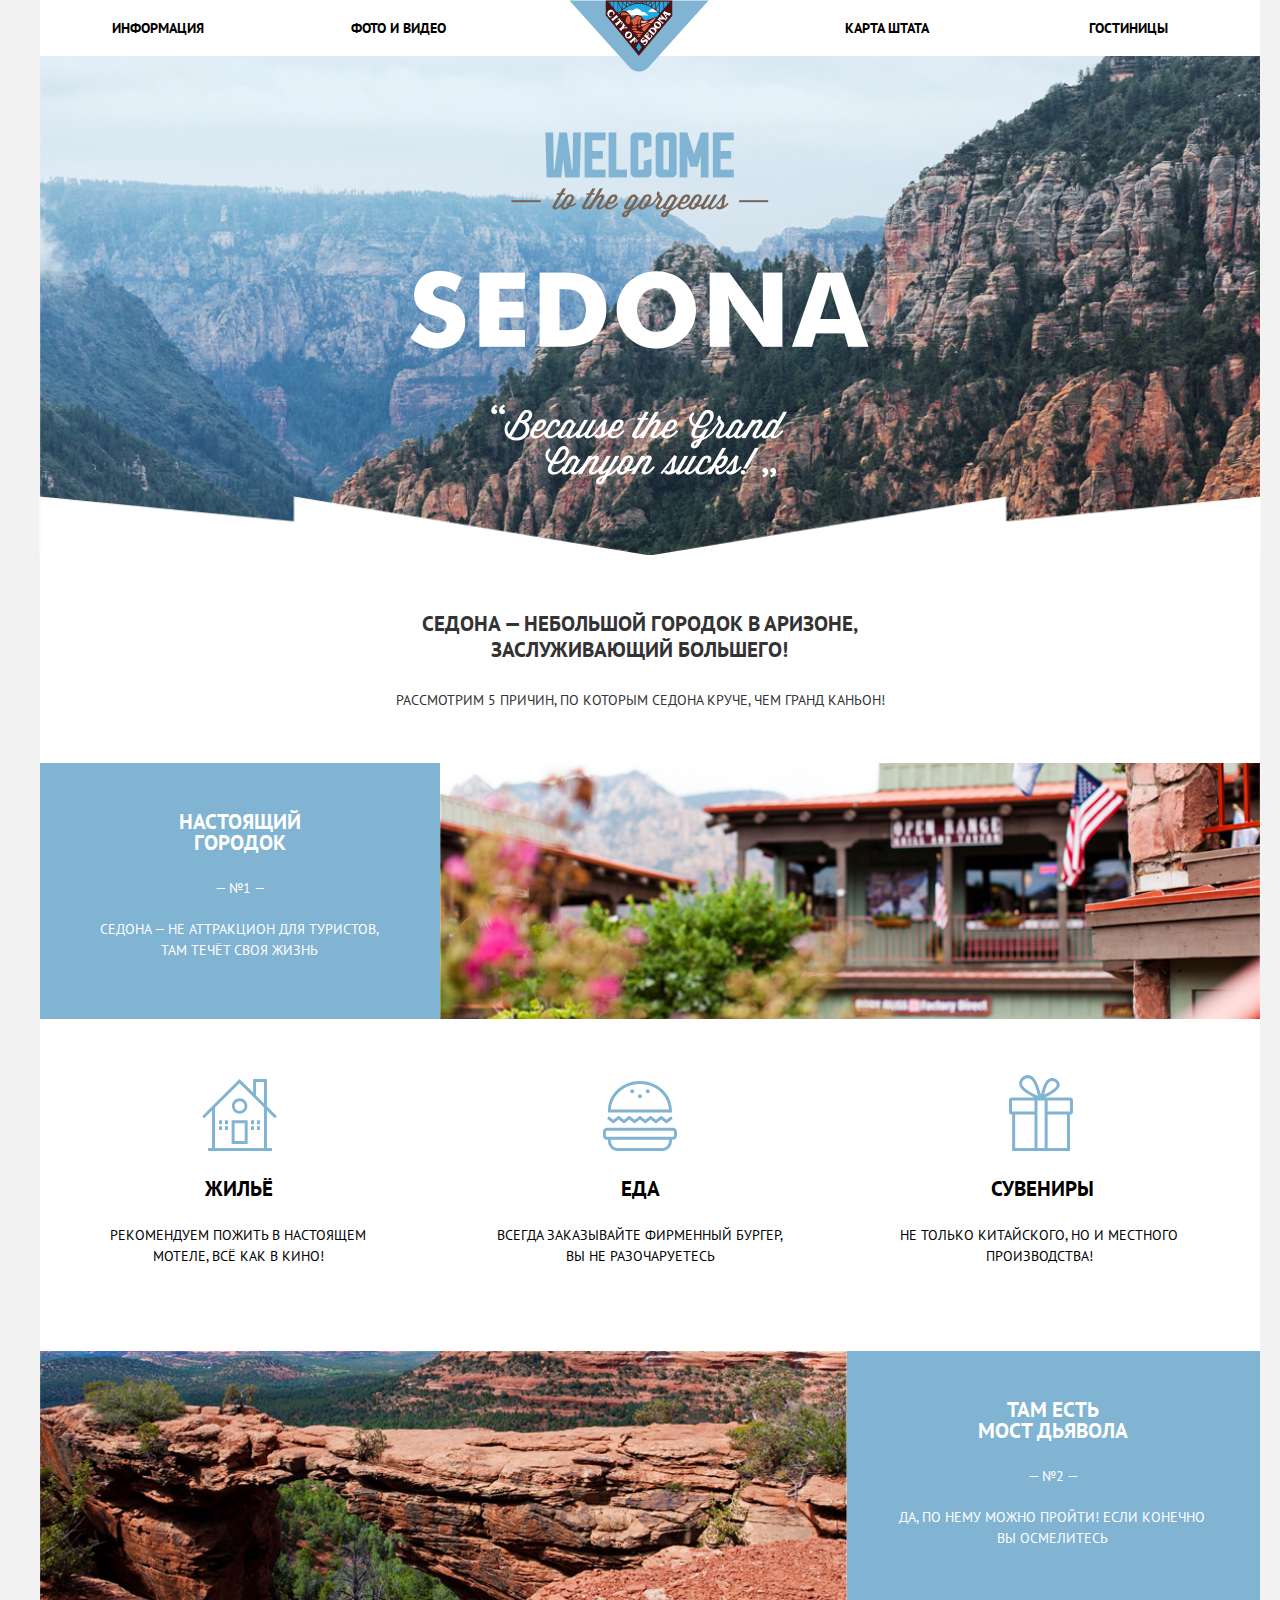
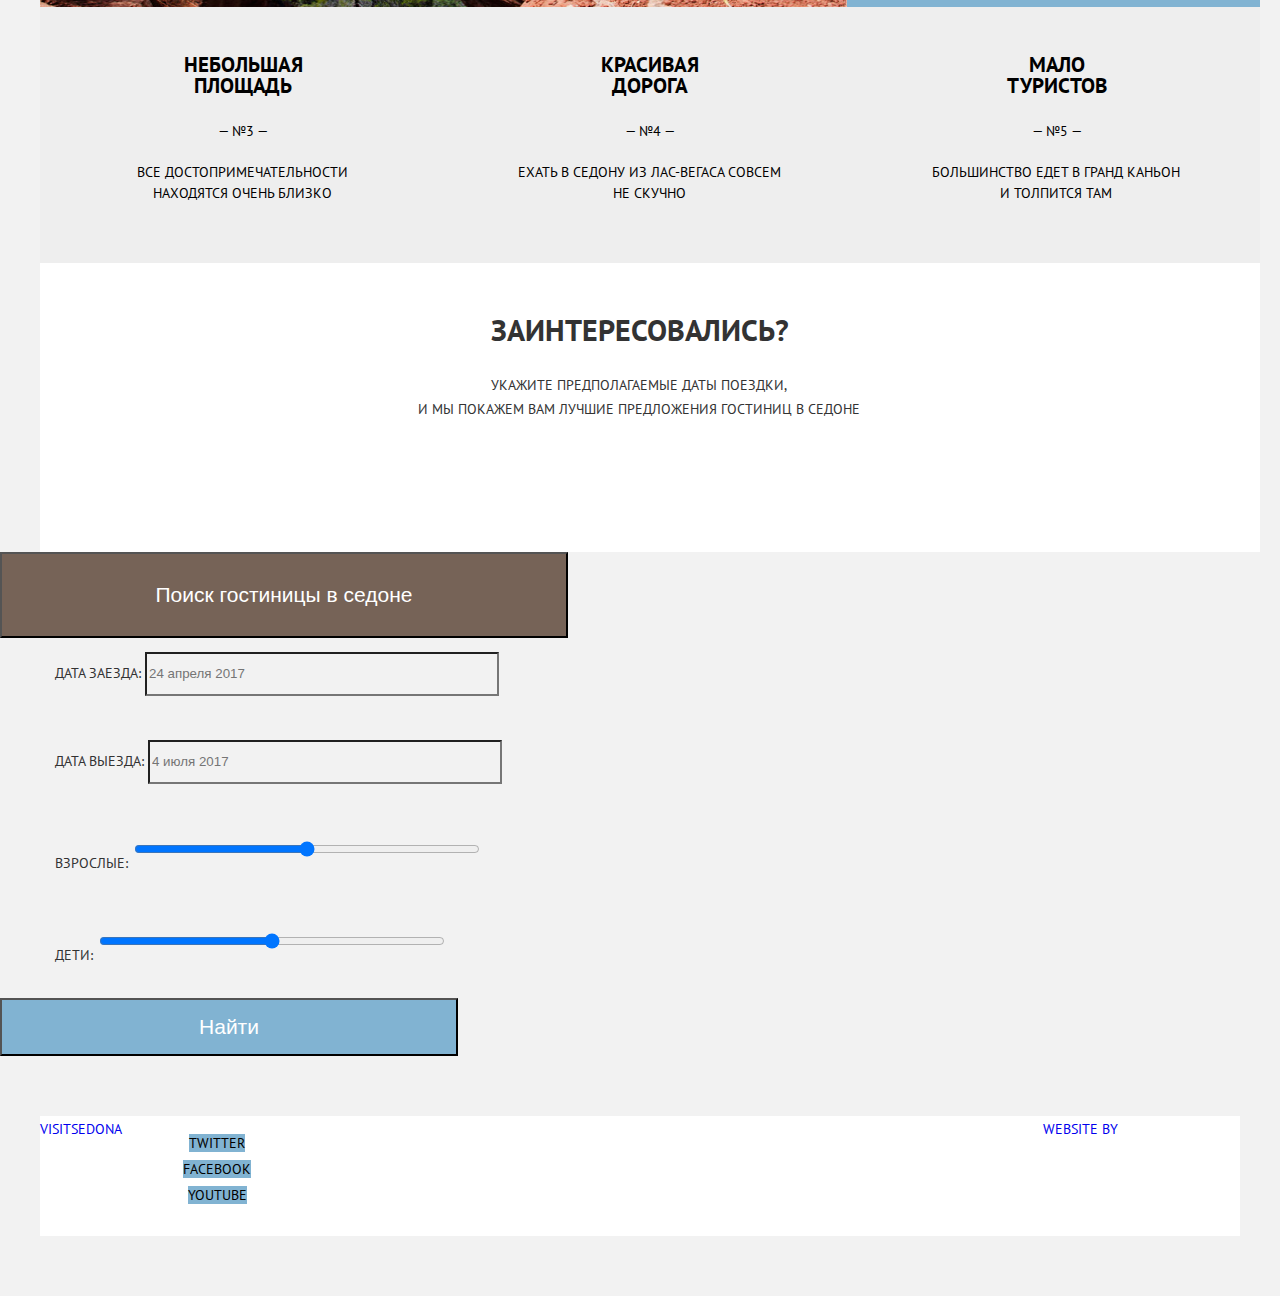
<file: index.html>
<!DOCTYPE html>
<html lang="ru">

<head>
  <meta charset="utf-8">
  <title> HTML Academy: Седона </title>
  <link href="https://fonts.googleapis.com/css?family=PT+Sans:400,700&display=swap&subset=cyrillic" rel="stylesheet">
  <link href="css/style.css" rel="stylesheet">
</head>

<body>
  <div class="container-wrapper">
    <header class="main-header">
      <nav class="main-navigation">
        <div class="navigation-wrapper">
          <a class="main-header-logo" aria-label="Логотип Седона">
            <img src="img/logo.png" width="140" height="71" alt="логотип СЕДОНА">
          </a>
          <ul class="site-navigation">
            <ul class="left-items">
              <li class="main-items"> <a href="#"> Информация </a> </li>
              <li class="main-items"> <a href="#"> Фото и видео </a> </li>
            </ul>
            <ul class="right-items">
              <li class="main-items"> <a href="#"> Карта штата </a> </li>
              <li class="main-items"> <a href="#"> Гостиницы </a> </li>
            </ul>
          </ul>
        </div>
      </nav>
    </header>

    <div class="background">
      <img src="img/background-photo.png" class="background-photo" height="773px" width="1220px">
      <img src="img/welcome.png" class="background-welcome" height="353px" width="459px">
      <img src="img/polygon.png" class="background-photo-bottom" height="59px" width="1222px">
    </div>


    <main class="container">
      <section class="advantages">
        <div class="before-advantages">
          <h1>
            Седона — небольшой городок в аризоне,<br> заслуживающий большего!
          </h1>
          <h2>
            Рассмотрим 5 причин, по которым Седона круче, чем гранд каньон!
          </h2>
        </div>
        <section class="advantages-items-one advantages-items-main">
          <div class="advantages-info-one">
            <h2> Настоящий<br> городок </h2>
            <span> — №1 — </span>
            <p> Седона — не аттракцион для туристов,<br> там течёт своя жизнь </p>
          </div>
          <div class="advantages-picture-one">
            <img src="img/feature-picture.jpg" height="256px" width="820px">
          </div>
        </section>
        <section>
          <ul class="advantages-items-two">
            <li class="advantages-info-two advantages-svg-one">
              <img src="img/icon-1.svg" width="75px" height="72px">
              <h2> Жильё </h2>
              <p> Рекомендуем пожить в настоящем<br> мотеле, всё как в кино! </p>
            </li>
            <li class="advantages-info-two advantages-svg-two">
              <img src="img/icon-3.svg" width="74px" height="70px">
              <h2> Еда </h2>
              <p> Всегда заказывайте фирменный бургер,<br> вы не разочаруетесь </p>
            </li>
            <li class="advantages-info-two advantages-svg-three">
              <img src="img/icon-2.svg" width="64px" height="76px">
              <h2> Сувениры </h2>
              <p> Не только китайского, но и местного<br> производства! </p>
            </li>
          </ul>
        </section>
        <section class="advantages-items-three advantages-items-main">
          <div class="advantages-info-three">
            <h2> Там есть<br> мост дьявола </h2>
            <span> — №2 — </span>
            <p> Да, по нему можно пройти! Если конечно<br> вы осмелитесь </p>
          </div>
          <div class="advantages-picture-two">
            <img src="img/layer-5.jpg" height="256px" width="820px">
          </div>
        </section>
        <section>
          <ul class="advantages-items-four">
            <li class="advantages-info-four">
              <h2> Небольшая<br> площадь </h2>
              <span> — №3 — </span>
              <p> Все достопримечательности<br> находятся очень близко </p>
            </li>
            <li class="advantages-info-four">
              <h2> Красивая<br> дорога </h2>
              <span> — №4 — </span>
              <p> Ехать в седону из лас-вегаса совсем<br> не скучно </p>
            </li>
            <li class="advantages-info-four">
              <h2> Мало<br> туристов </h2>
              <span> — №5 — </span>
              <p> Большинство едет в гранд каньон<br> и толпится там </p>
            </li>
          </ul>
        </section>
      </section>



      <div class="interest-title">
        <h2>
          Заинтересовались?
        </h2>
        <p>
          Укажите предполагаемые даты поездки,<br>
          и мы покажем вам лучшие предложения гостиниц в седоне
        </p>
      </div>


      <form action="https://echo.htmlacademy.ru/" method="post" class="search-datetime">
        <button class="title-search-hotel" type="button">
          Поиск гостиницы в седоне
        </button>
        <p class="form-datetime">
          <label>
            Дата заезда:
            <input type="text" name="date-year" class="ass" placeholder="24 апреля 2017">
          </label>
        </p>
        <p class="form-datetime">
          <label>
            Дата выезда:
            <input type="text" name="date-year" class="ass" placeholder="4 июля 2017">
          </label>
        </p>
        <p class="form-datetime">
          <label>
            Взрослые: <input type="range" min="1" max="5" step="1" aria-label="Укажите количество взрослых">
          </label>
        </p>
        <p class="form-datetime">
          <label>
            Дети: <input type="range" min="1" max="5" step="1" aria-label="Укажите количество детей">
          </label>
        </p>
        <button class="search-blue-button" type="submit">
          Найти
        </button>
      </form>
      <!--карта -->
      </section>
    </main>


    <footer class="main-footer">
      <div class="footer-wrapper">
        <div class="footer1">
          <a href="#">
            VISITSEDONA
          </a>
        </div>
        <section class="footer-social">
          <ul class="button">
            <li><a class="social-button" href="#"> Twitter </a></li>
            <li><a class="social-button" href="#"> Facebook </a></li>
            <li><a class="social-button" href="#"> YouTube </a></li>
          </ul>
        </section>
        <p class="footer-copyright">
          <a href="https://htmlacademy.ru"> Website by </a>
        </p>
      </div>
    </footer>
  </div>
</body>

</html>
</file>
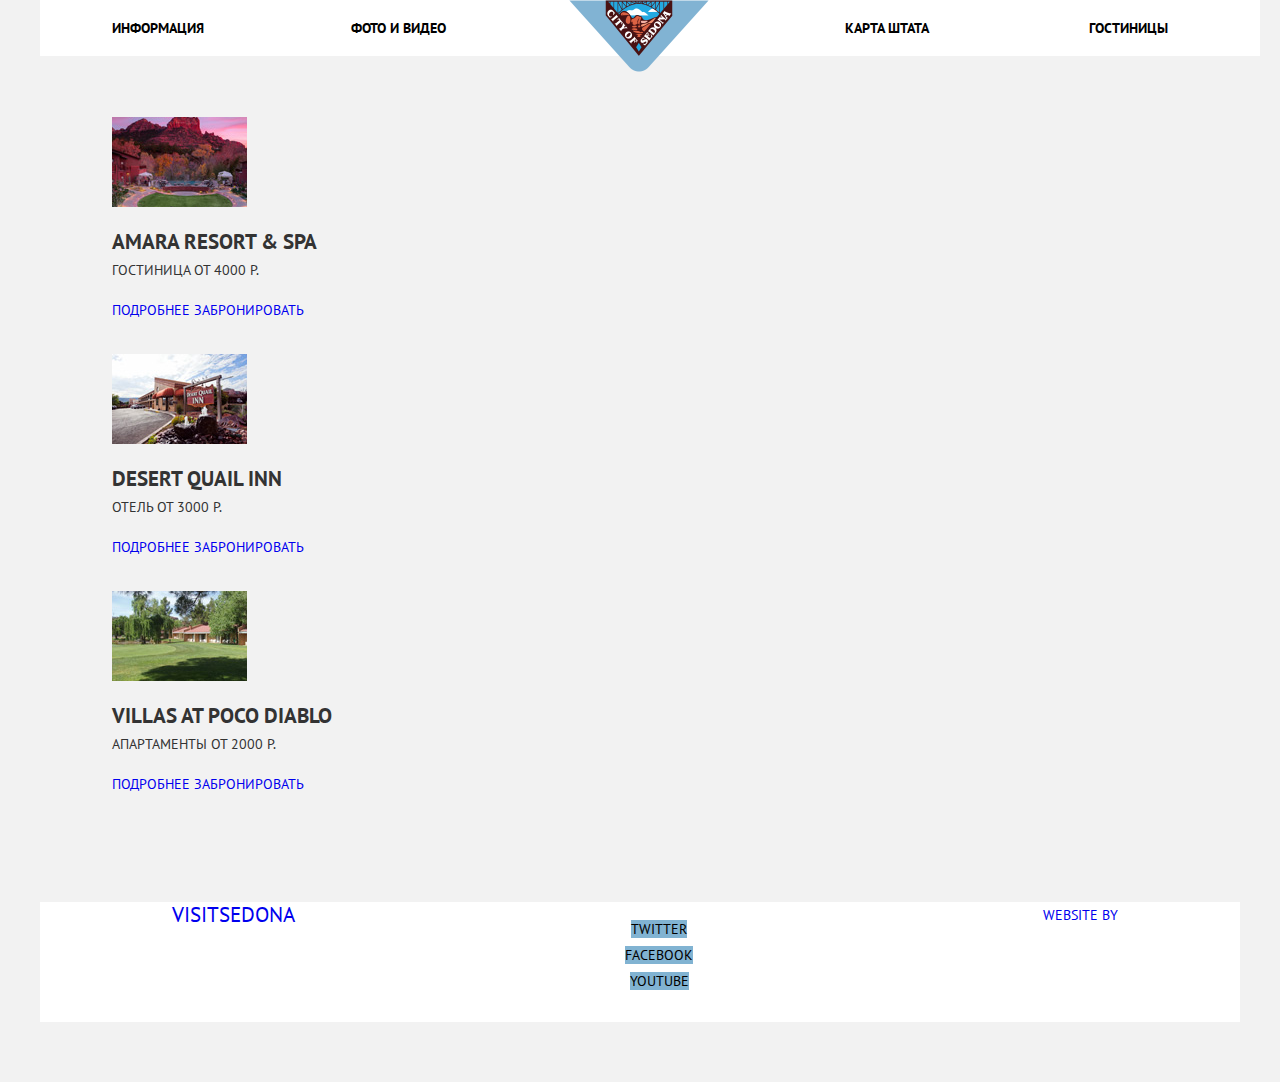
<file: inner.html>
<!DOCTYPE html>
<html lang="ru">

<head>
  <meta charset="utf-8">
  <title> HTML Academy: Седона </title>
  <link href="https://fonts.googleapis.com/css?family=PT+Sans:400,700&display=swap&subset=cyrillic" rel="stylesheet">
  <link href="css/style.css" rel="stylesheet">
</head>

<body>
  <header class="main-header">
    <nav class="main-navigation">
      <div class="navigation-wrapper">
        <a class="main-header-logo" aria-label="Логотип Седона">
          <img src="img/logo.png" width="140" height="71" alt="логотип СЕДОНА">
        </a>
        <ul class="site-navigation">
          <ul class="left-items">
            <li class="main-items"> <a href="#"> Информация </a> </li>
            <li class="main-items"> <a href="#"> Фото и видео </a> </li>
          </ul>
          <ul class="right-items">
            <li class="main-items"> <a href="#"> Карта штата </a> </li>
            <li class="main-items"> <a href="#"> Гостиницы </a> </li>
          </ul>
        </ul>
      </div>
    </nav>
  </header>



  <main class="container">
    <h1 class="visually-hidden"> Параметры поиска отелей </h1>

    <section class="#">
      <ul class="catalog">
        <div class="catalog-items-block">
          <li class="catalog-items">
            <img src="img/hotel.jpg" width="135" height="90" alt="Гостиница AMARA RESORT & SPA">
            <p>
              <span class="title-hotel"> AMARA RESORT & SPA </span> <br>
              <span class="hotel-price"> Гостиница от 4000 Р. </span>
            </p>
            <a class="more-info-btn" href="#"> Подробнее </a>
            <a class="booking-btn" href="#"> Забронировать </a>
          </li>
        </div>
        <div class="catalog-items-block">
          <li>
            <img src="img/motel.jpg" width="135" height="90" alt="Мотель DESERT QUAIL INN">
            <p>
              <span class="title-hotel"> DESERT QUAIL INN </span> <br>
              <span class="hotel-price"> Отель от 3000 Р. </span>
            </p>
            <a class="more-info-btn" href="#"> Подробнее </a>
            <a class="booking-btn" href="#"> Забронировать </a>
          </li>
        </div>
        <div class="catalog-items-block">
          <li>
            <img src="img/apartments.jpg" width="135" height="90" alt="Апартаменты VILLAS AT POCO DIABLO">
            <p>
              <span class="title-hotel"> VILLAS AT POCO DIABLO </span> <br>
              <span class="hotel-price"> Апартаменты от 2000 Р. </span>
            </p>
            <a class="more-info-btn" href="#"> Подробнее </a>
            <a class="booking-btn" href="#"> Забронировать </a>
          </li>
        </div>
      </ul>
    </section>
  </main>


  <footer class="main-footer">
    <div class="footer-wrapper">
      <div class="footer-visit-sedona">
        <a href="#">
          VISITSEDONA
        </a>
      </div>
      <section class="footer-social">
        <ul class="button">
          <li><a class="social-button" href="#"> Twitter </a></li>
          <li><a class="social-button" href="#"> Facebook </a></li>
          <li><a class="social-button" href="#"> YouTube </a></li>
        </ul>
      </section>
      <p class="footer-copyright">
        <a href="https://htmlacademy.ru"> Website by </a>
      </p>
    </div>
  </footer>

</body>

</html>
</file>
<file: css/style.css>
/* css */




body {
  margin: 0;
  padding: 0;
  font-family: 'PT Sans', Arial, sans-serif;
  font-size: 14px;
  line-height: 26px;
  font-weight: normal;
  color: #333333;
  text-transform: uppercase;
  width: 1240px;
  background-color: #f2f2f2;
  background-position: center;
}

img {
  max-width: 100%;
  height: auto;
}

.visually-hidden:not(:focus):not(:active),
input[type="checkbox"].visually-hidden,
input[type="radio"].visually-hidden {
  position: absolute;

  width: 1px;
  height: 1px;
  margin: -1px;
  border: 0;
  padding: 0;

  white-space: nowrap;

  clip-path: inset(100%);
  clip: rect(0 0 0 0);
  overflow: hidden;
}
.container-wrapper {
  width: 1280px;
  margin: 0 auto;
}
/* РАЗМЕРЫ ЦВЕТА ОТСТУПЫ */

a {
  text-decoration: none;
}

.main-navigation {
  font-size: 14px;
  line-height: 26px;
  color: black;
}
.main-items {
 width: 239px;
 height: 56px;
}
.site-navigation,
.button,
.catalog,
.advantages-items-one li,
.advantages-items-two li,
.advantages-items-three li,
.advantages-items-four li {
  list-style: none;
}

.site-navigation a,
.footer-social a {
  color: black;
}

.site-navigation {
  font-size: 14px;
  line-height: 26px;
  color: #000000;
  font-weight: bold;
}
.before-advantages h1,
.title-search-hotel,
.search-blue-button,
.footer-visit-sedona a {
  font-size: 21px;
  line-height: 26px;
  text-align: center;
}

.advantages h2,
.footer-copyright a {
  font-size: 14px;
  line-height: 26px;
  text-align: center;
  font-weight: normal;
}

.interest-title h2 {
  font-size: 30px;
  line-height: 36px;
  text-align: center;
}

.interest-title p {
  font-size: 14px;
  line-height: 24px;
  text-align: center;
}

.title-hotel {
  font-size: 21px;
  line-height: 26px;
  text-align: left;
  font-weight: bold;
}

.hotel-price,
.more-info-btn,
.booking-btn {
  font-size: 14px;
  line-height: 21px;
  text-align: left;
}
.social-button {
  background-color: #81b3d2;
}

.advantages-info-four h2,
.advantages-info-two h2 {
  font-size: 21px;
  font-weight: bold;
  line-height: 1;
  color: black;
}
.advantages-info-one h2,
.advantages-info-three h2  {
  font-size: 21px;
  font-weight: bold;
  line-height: 1;
  color: white;
}
.advantages-info-four span,
.advantages-info-one span,
.advantages-info-three span{
   display: block;
   text-align: center;
   padding-top: 4px;
}
.advantages-info-four p,
.advantages-info-one p,
.advantages-info-three p,
.advantages-info-two p {
  display: block;
  text-align: center;
  line-height: 1.5;
  padding-top: 4px;
  padding-right: 2px;
}
.advantages-info-four h2 {
  padding-top: 30px;
}
.advantages-info-four p {
 padding-bottom: 45px;
}
.advantages-info-one h2,
.advantages-info-three h2 {
  padding-top: 31px;
}
.advantages-info-one p,
.advantages-info-three p {
padding-bottom: 51px;
}
.advantages-svg-one h2{
  padding-right: 8px;
  padding-top: 2px;
}
.advantages-svg-two h2{
  padding-right: 20px;
  padding-top: 2px;
}
.advantages-svg-three h2{
  padding-right: 28px;
  padding-top: 2px;
}
.advantages-svg-one p{
  padding-top: 8px;
  padding-right: 10px;
  padding-bottom: 70px;
}
.advantages-svg-two p{
  padding-top: 8px;
  padding-right: 20px;
  padding-bottom: 70px;
}
.advantages-svg-three p{
  padding-top: 8px;
  padding-right: 35px;
  padding-bottom: 70px;
}
.advantages-svg-one img {
  padding-top: 60px;
  padding-left: 162px;
}
.advantages-svg-two img {
  padding-top: 62px;
  padding-left: 156px;
}
.advantages-svg-three img {
  padding-top: 56px;
  padding-left: 156px;
}

/* СОСТОЯНИЯ ЭЛЕМЕНТОВ */

.main-items a:hover {
  color: #81b3d2;
}

.main-items a:focus {
  color: rgba(0, 0, 0, 0.3);
}

.main-items a:active {
  color: #766357;
}

.booking-btn:hover,
.title-search-hotel:hover {
  background-color: #604e43;
}

.booking-btn:focus,
.title-search-hotel:focus {
  background-color: #503e33;
}

.title-hotel:hover {
  background-color: #81b3d2;
}

.title-hotel:focus {
  background-color: rgba(0, 0, 0, 0.3);
}

.form-datetime input:hover {
  background-color: #ebebeb;
}

.form-datetime input:focus {
  background-color: #ffffff;
}

.social-button:hover,
.search-blue-button:hover,
.more-info-btn:hover {
  background-color: #669ec0;
}

.social-button:focus,
.search-blue-button:focus,
.more-info-btn:focus {
  background-color: #5496bd;
}

/* СЕТКИСЕТКИСЕТКИ */

.main-header {
  margin-bottom: 61px;
}
.main-header-logo {
  position: absolute;
  z-index: 1;
  left: 529px;
  width: 244;
}


.navigation-wrapper {
  position: relative;
  z-index: 1;
  background-color: white;
  width: 1200px;
  height: 56px;
  margin: 0 auto;
  padding: 0 10px;
  margin-left: 40px;
}
.site-navigation{
  display: flex;
  justify-content: space-between;
  flex-wrap: wrap;
  margin: 0;
  padding: 0;
}
.site-navigation a {
  display: block;
  vertical-align: middle;
}
.left-items {
  display: flex;
  justify-content: flex-start;
  list-style: none;
  text-align:  left;
  /* margin-left: -10px; */
  padding: 15px 0px 15px 62px ;
}
.right-items {
  display: flex;
  list-style: none;
  text-align:  right;
  /* margin-right: -50px; */
  padding: 15px 82px 15px 0px;
}



.background-photo {
  position: relative;
  top: -146px;
  left: 40px;
}
.background-welcome {
  position: absolute;
  top: 132px;
  left: 410px;
}
.background-photo-bottom {
  position: absolute;
  top: 496px;
  left: 39px;
}
.before-advantages {
  display: inline-block;
  vertical-align: middle;
  position: relative;
  left: 40px;
  /* top: -350px; */
  width: 1220px;
  background-color: white;
}
.before-advantages h1 {
  padding-top: 42px;
  padding-right: 21px;
}
.before-advantages h2 {
  padding-top: 10px;
  padding-right: 20px;
  padding-bottom: 38px;
}





.main-footer {
  /* display: flex;
  justify-content: space-around;
  background-color: #ffffff;
  height: 120px;
  width: 1200px; */
  padding: 60px 0;
}
.main-footer .footer-wrapper {
  display: flex;
  justify-content: space-around;
  background-color: white;
  height: 120px;
  width: 1200px;
  margin-left: 40px;
}
.footer-visit-sedona {
  width: 136px;
  margin: 0;
  margin-left: 132px;
  margin-right: 256px;
}
.footer-copyright {
  width: 197px;
  margin: 0;
  margin-left: auto;
}
.footer-social {
  width: 150px;
  text-align: center;
}


 .advantages {
  display: flex;
  flex-wrap: wrap;
  position: relative;
  margin-top: 0;
  top: -383px;
}

 .advantages-items-main {
  height: 256px;
  overflow: hidden;
}
.advantages-items-one {
  display: flex;
  width: 1220px;
  margin-left: 40px;
  padding: 0;
}
.advantages-info-one {
  /* flex-basis: content; */
  width: 400px;
  color: white;
  background-color: #81b3d2;
}
.advantages-items-two {
  display: flex;
  margin-left: 40px;
  margin-top: 0;
  margin-bottom: 0;
  padding: 0;
  width: 1220px;
}
.advantages-info-two {
  width: 420px;
  color: black;
  background-color: white;
}
.advantages-items-three {
  display: flex;
  flex-wrap: nowrap;
  flex-direction: row-reverse;
  width: 1240px;
  margin-left: 20px;
  /* margin-top: -14px; */
  padding: 0;
}
.advantages-info-three {
  width: 420px;
  color: white;
  background-color: #81b3d2;
}
.advantages-items-four {
  display: flex;
  margin-left: 40px;
  margin-top: 0;
  padding: 0;
  width: 1220px;
}
.advantages-info-four {
  width: 420px;
  color: black;
  background-color: #eeeeee;
}

.advantages-picture-one {
  /* margin-top: -360px; */
}
.advantages-picture-two {
  margin-left: 20px;
}
.interest-title {
  display: block;
  width: 1220px;
  height: 292px;
  background-color: white;
  margin-left: 40px;
  margin-top: -425px;
  text-align: center;
  vertical-align: middle;
}
.interest-title h2 {
  padding-top: 52px;
  padding-right: 20px;
}
.interest-title p {
  padding-right: 23px;
}

.search-datetime {
  display: flex;
  /* justify-content: space-between; */
  flex-wrap: wrap;
  width: 568px;
  /* padding-left: 55px; */
  /* height: 481px; */
}
.title-search-hotel {
  width: 568px;
  height: 86px;
  background-color: #766357;
  color: white;
}
.search-blue-button {
  width: 458px;
  height: 58px;
  background-color: #81b3d2;
  color: white;
  text-align: center;
}
.form-datetime input {
  width: 346px;
  height: 38px;
  background-color: #f2f2f2;
}
.form-datetime {
  margin-bottom: 30px;
  margin-left: 55px;
}



/* inner.html */
.catalog {
  display: flex;
  flex-direction: column;
}
.catalog-items {
  flex-wrap: wrap;
  margin: 0;
  padding: 0;
}
.catalog-items-block {
  margin-left: 72px;
  margin-bottom: 31px;
}
</file>
